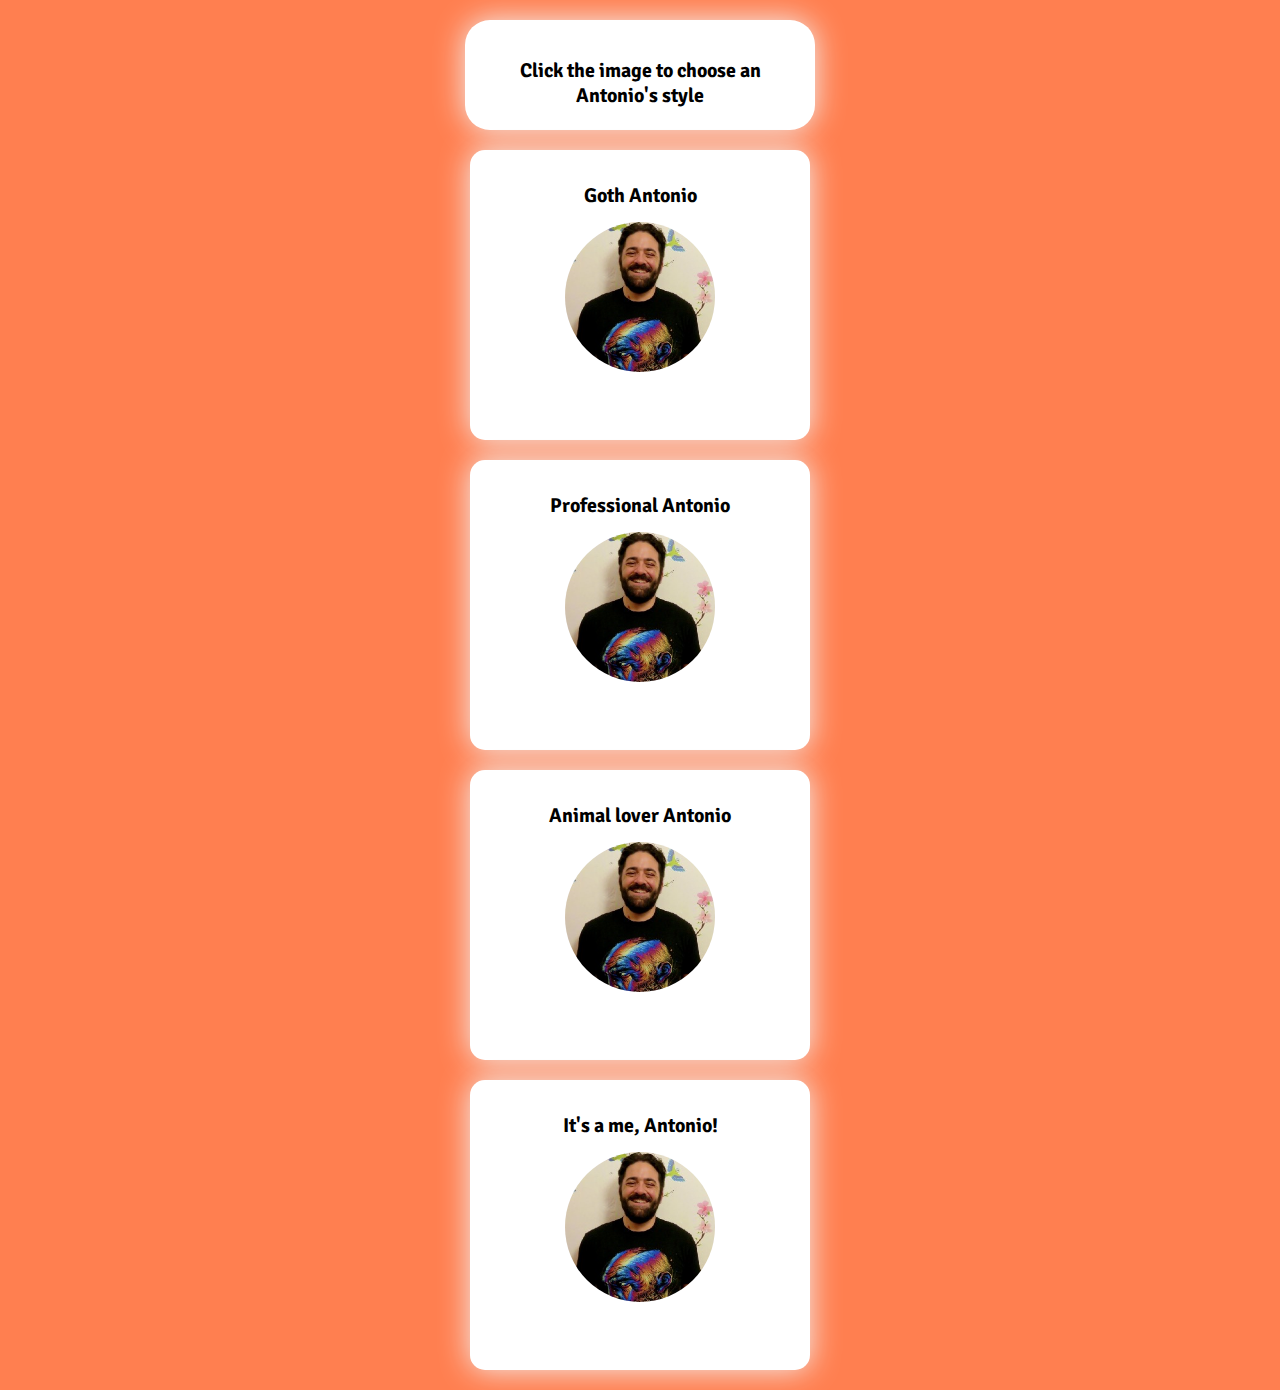
<file: index.html>
<!DOCTYPE html>
<html>
  <head>
    <title>Antonio's Profile</title>
    <meta charset="utf-8">
    <meta name="viewport" content="width=device-width, initial-scale=1">

    <link rel="stylesheet" href="style.css" >
    <link rel="stylesheet" href="https://use.fontawesome.com/releases/v5.6.3/css/all.css" integrity="sha384-UHRtZLI+pbxtHCWp1t77Bi1L4ZtiqrqD80Kn4Z8NTSRyMA2Fd33n5dQ8lWUE00s/" crossorigin="anonymous">
    <link rel="preconnect" href="https://fonts.googleapis.com"><link rel="preconnect" href="https://fonts.gstatic.com" crossorigin><link href="https://fonts.googleapis.com/css2?family=Kdam+Thmor+Pro&family=Signika+Negative:wght@300&display=swap" rel="stylesheet">
  </head>
  <body class="index-body">
    <div class="div-socials shadowed-white bkg-white border">
      <h1>Click the image to choose an <b>Antonio's style</b></h1>
    </div>
    <div class="head-div shadowed-white bkg-white border">
      <h1>Goth Antonio </h1>
      <a class="btn-none" href="goth.html" target="_self"> <img class="img-circle shadowed" src='images/main.jpg' onmouseover="this.src='images/goth.jpg';" onmouseout="this.src='images/main.jpg';" /></a>
     </div>

     <div class="head-div shadowed-white bkg-white border">
      <h1>Professional Antonio </h1>
      <a class="btn-none" href="professional.html" target="_self"> <img class="img-circle shadowed" src='images/main.jpg' onmouseover="this.src='images/professional.jpg';" onmouseout="this.src='images/main.jpg';" /></a>
    </div>

     <div class="head-div shadowed-white bkg-white border">
      <h1>Animal lover Antonio </h1>
      <a class="btn-none" href="animal.html" target="_self"> <img class="img-circle shadowed" src='images/main.jpg' onmouseover="this.src='images/animal.jpg';" onmouseout="this.src='images/main.jpg';" /></a>
    </div>

     <div class="head-div shadowed-white bkg-white border">
      <h1>It's a me, Antonio! </h1>
      <a class="btn-none" href="mario.html" target="_self"> <img class="img-circle shadowed" src='images/main.jpg' onmouseover="this.src='images/mario.jpg';" onmouseout="this.src='images/main.jpg';" /></a>
     </div>
  </body>
</html>
</file>
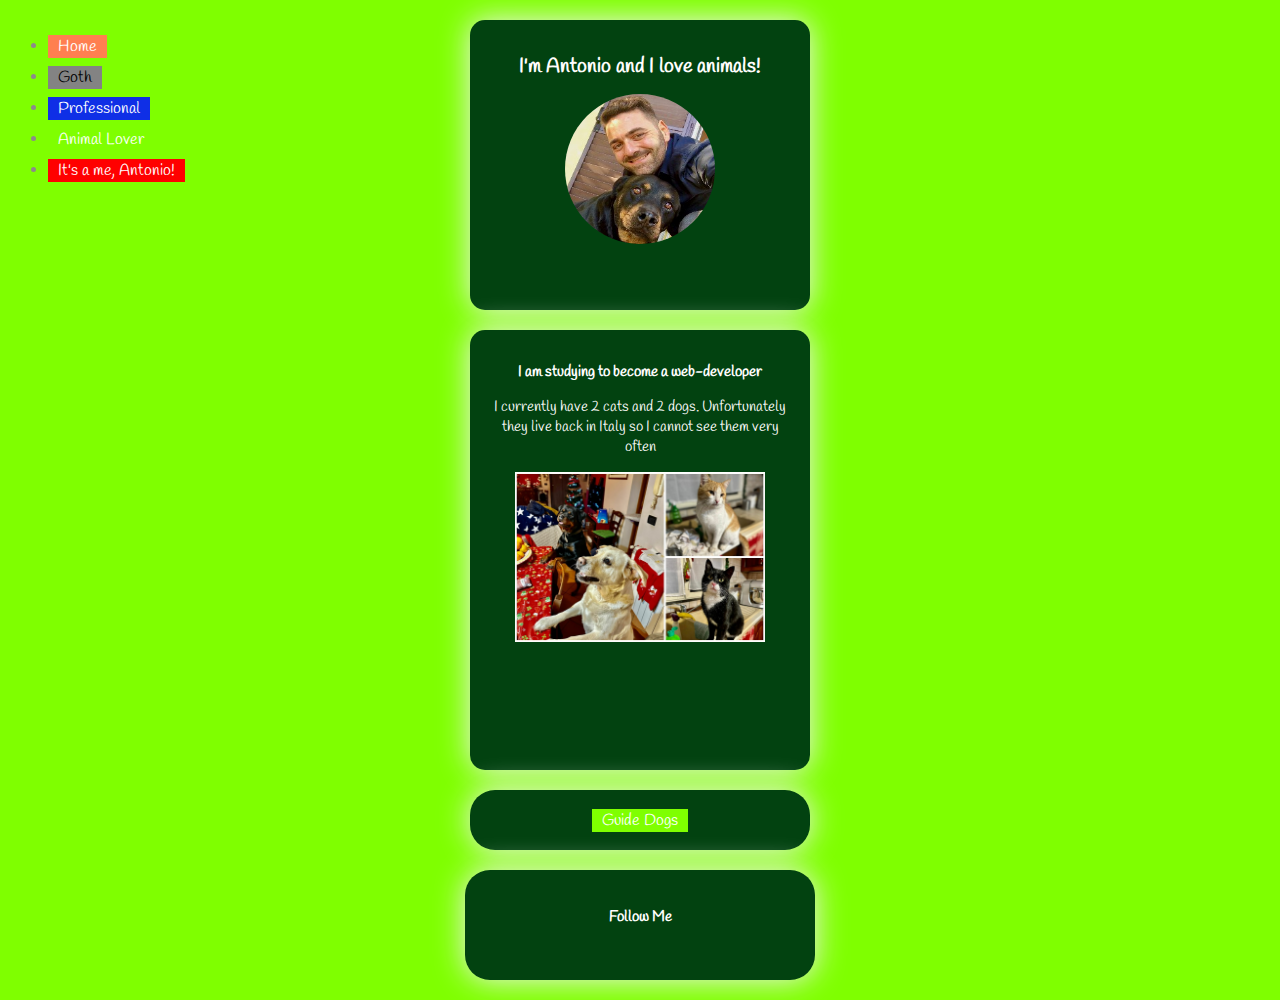
<file: animal.html>
<!DOCTYPE html>
<html>
  <head>
    <title>Animal Lover Antonio</title>
    <meta charset="utf-8">
    <meta name="viewport" content="width=device-width, initial-scale=1">

    <link rel="stylesheet" href="style.css" >
    <link rel="stylesheet" href="https://use.fontawesome.com/releases/v5.6.3/css/all.css" integrity="sha384-UHRtZLI+pbxtHCWp1t77Bi1L4ZtiqrqD80Kn4Z8NTSRyMA2Fd33n5dQ8lWUE00s/" crossorigin="anonymous">
    <link rel="preconnect" href="https://fonts.googleapis.com"><link rel="preconnect" href="https://fonts.gstatic.com" crossorigin><link href="https://fonts.googleapis.com/css2?family=Kdam+Thmor+Pro&family=Signika+Negative:wght@300&display=swap" rel="stylesheet">
  </head>
  <body class="animal-body">
    <div style="display:block; width:100%;">
      <div style="width:30%; float: left; display: inline-block;" class="font-white">
        <ul class="list-inline-grey">
          <li><a href="index.html" target="_self" class="btn-coral">Home</a></li>
          <li><a href="goth.html" target="_self" class="btn-grey">Goth</a></li>
          <li><a href="professional.html" target="_self" class="btn-blue">Professional</a></li>
          <li><a href="animal.html" target="_self" class="btn-chartreuse">Animal Lover</a></li>
          <li><a href="mario.html" target="_self" class="btn-red">It's a me, Antonio!</a></li>
      </ul>

      </div>
      <div style="width:70%; float: left; display: inline-block;">
         </div>
         <div class="head-div shadowed-white bkg-green border"><h1>I'm Antonio and I love animals!</h1>
          <img class="img-circle shadowed" src='images/animal.jpg'></div>

       <div class="div shadowed-white bkg-green border">
      <h2>I am studying to become a web-developer</h2>
       <p>I currently have 2 cats and 2 dogs. Unfortunately they live back in Italy so I cannot see them very often

        </p>
        <img class="img-rect shadowed" src='images/pets.jpg'>
     </div>

     <div class="div-link shadowed-white bkg-green border">
       <a href="https://www.guidedogs.com/" class="btn-chartreuse" target="_blank">Guide Dogs</a>
     </div>
     <div class="div-socials shadowed-white bkg-green border">
      <h2>Follow Me</h2>
      <ul class="list-inline">
        <li>
          <a class="a-green" href="https://github.com/antomos" target="_blank">
            <i class="fab fa-github-square"></i>
          </a>
        </li>
        <li>
          <a class="a-green" href="https://twitter.com/" target="_blank">
            <i class="fab fa-twitter-square"></i>
          </a>
        </li>
        <li>
          <a class="a-green" href="https://medium.com/" target="_blank">
            <i class="fab fa-medium"></i>
          </a>
        </li>
      </ul></div>
    </div>
  </body>
</html>
</file>
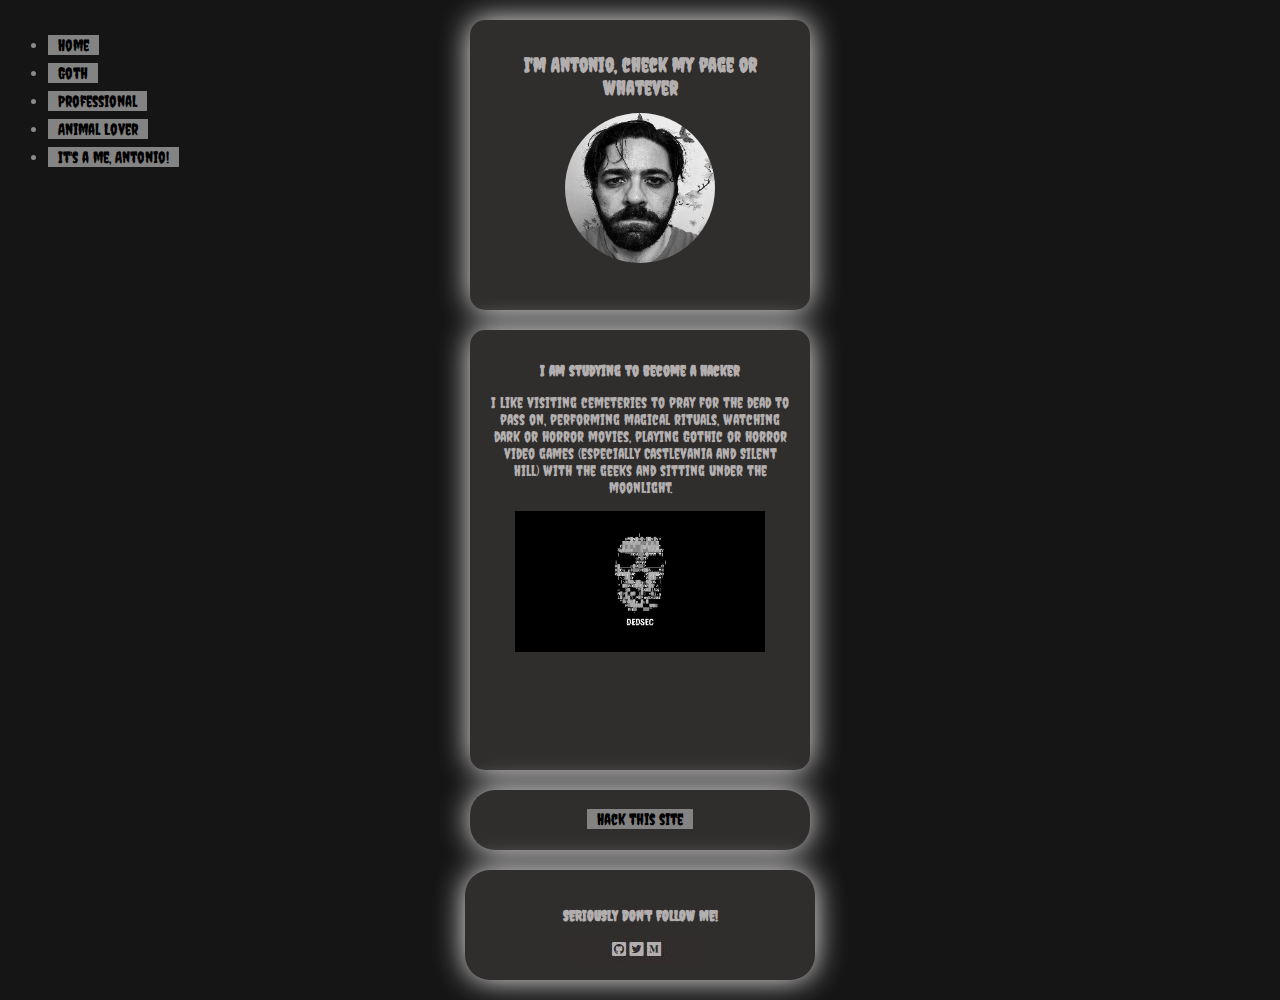
<file: goth.html>
<!DOCTYPE html>
<html>
  <head>
    <title>Goth Antonio</title>
    <meta charset="utf-8">
    <meta name="viewport" content="width=device-width, initial-scale=1">

    <link rel="stylesheet" href="style.css" >
    <link rel="stylesheet" href="https://use.fontawesome.com/releases/v5.6.3/css/all.css" integrity="sha384-UHRtZLI+pbxtHCWp1t77Bi1L4ZtiqrqD80Kn4Z8NTSRyMA2Fd33n5dQ8lWUE00s/" crossorigin="anonymous">
    <link rel="preconnect" href="https://fonts.googleapis.com"><link rel="preconnect" href="https://fonts.gstatic.com" crossorigin><link href="https://fonts.googleapis.com/css2?family=Kdam+Thmor+Pro&family=Signika+Negative:wght@300&display=swap" rel="stylesheet">
  </head>
  <body class="goth-body">
    <div style="display:block; width:100%;">
      <div style="width:30%; float: left; display: inline-block;" class="font-white">
        <ul class="list-inline-grey">
          <li><a href="index.html" target="_self" class="btn-grey">Home</a></li>
          <li><a href="goth.html" target="_self" class="btn-grey">Goth</a></li>
          <li><a href="professional.html" target="_self" class="btn-grey">Professional</a></li>
          <li><a href="animal.html" target="_self" class="btn-grey">Animal Lover</a></li>
          <li><a href="mario.html" target="_self" class="btn-grey">It's a me, Antonio!</a></li>
      </ul>

      </div>
      <div style="width:70%; float: left; display: inline-block;">
         </div>
         <div class="head-div shadowed-white bkg-grey border"><h1>I'm Antonio, check my page or whatever </h1>
          <img class="img-circle shadowed" src='images/goth.jpg'></div>

       <div class="div shadowed-white bkg-grey border">
      <h2>I am studying to become a hacker</h2>
       <p>I like visiting cemeteries to pray for the dead to pass on,
        performing magical rituals,
        watching dark or horror movies,
        playing Gothic or horror video games (especially Castlevania and Silent Hill) with the geeks and
        sitting under the moonlight.
        </p>
        <img class="img-rect shadowed" src='images/hack.jpg'>
     </div>
     <div class="div-link shadowed-white bkg-grey border">
       <a href="https://www.hackthissite.org/" class="btn-grey" target="_blank">Hack this site</a>
     </div>
     <div class="div-socials shadowed-white bkg-grey border">
       <h2>SERIOUSLY DON'T FOLLOW ME!</h2>
       <img src='images/goth-socials.JPG' onmouseover="this.src='images/goth-follow.JPG';" onmouseout="this.src='images/goth-socials.JPG';" />
     </div>
    </div>
  </body>
</html>
</file>
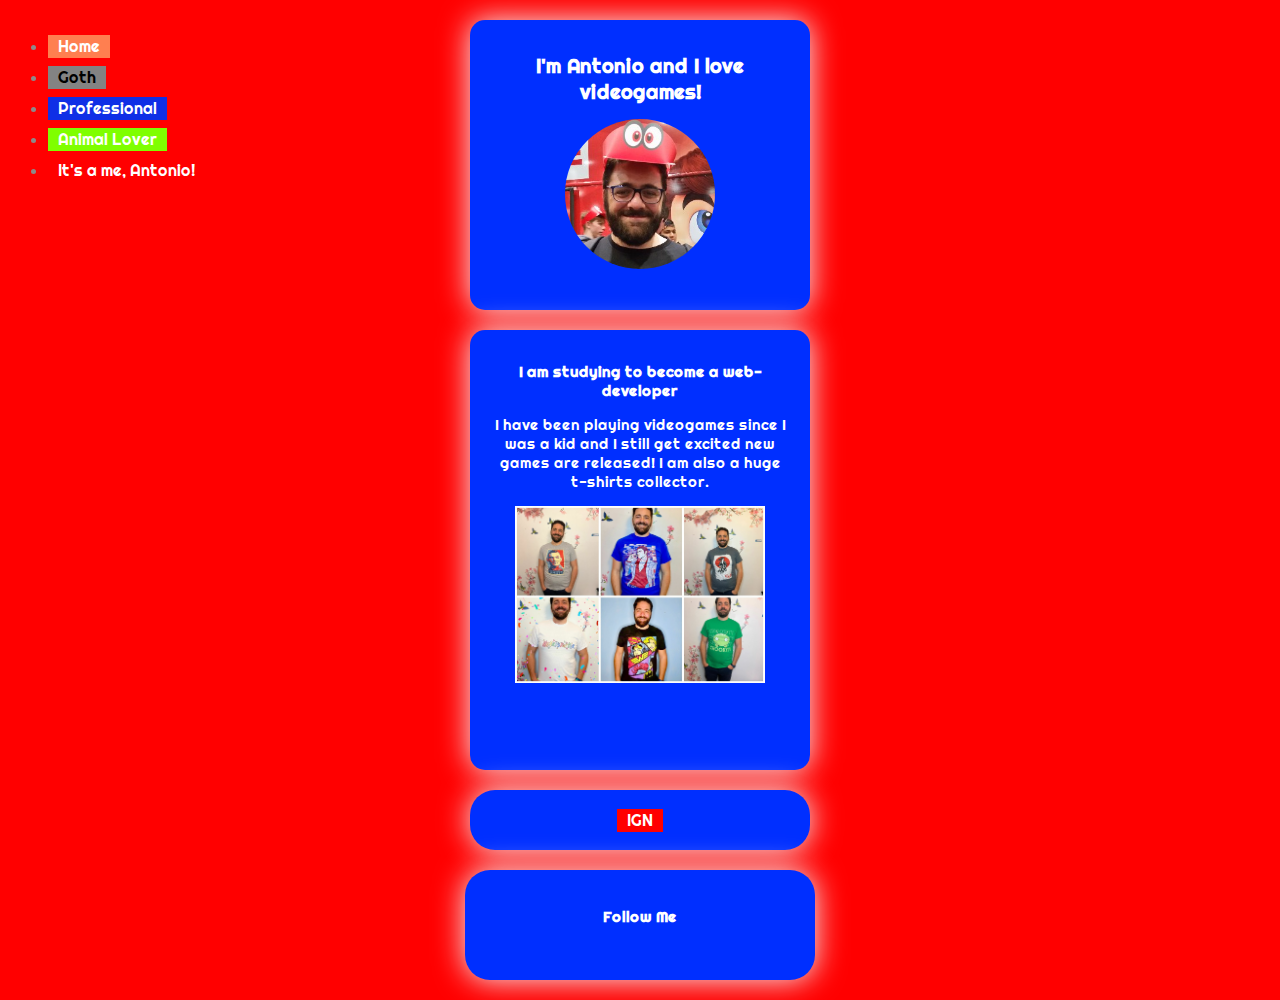
<file: mario.html>
<!DOCTYPE html>
<html>
  <head>
    <title>It's a me, Antonio!</title>
    <meta charset="utf-8">
    <meta name="viewport" content="width=device-width, initial-scale=1">

    <link rel="stylesheet" href="style.css" >
    <link rel="stylesheet" href="https://use.fontawesome.com/releases/v5.6.3/css/all.css" integrity="sha384-UHRtZLI+pbxtHCWp1t77Bi1L4ZtiqrqD80Kn4Z8NTSRyMA2Fd33n5dQ8lWUE00s/" crossorigin="anonymous">
    <link rel="preconnect" href="https://fonts.googleapis.com"><link rel="preconnect" href="https://fonts.gstatic.com" crossorigin><link href="https://fonts.googleapis.com/css2?family=Kdam+Thmor+Pro&family=Signika+Negative:wght@300&display=swap" rel="stylesheet">
  </head>
  <body class="mario-body">
    <div style="display:block; width:100%;">
      <div style="width:30%; float: left; display: inline-block;" class="font-white">
        <ul class="list-inline-grey">
          <li><a href="index.html" target="_self" class="btn-coral">Home</a></li>
          <li><a href="goth.html" target="_self" class="btn-grey">Goth</a></li>
          <li><a href="professional.html" target="_self" class="btn-blue">Professional</a></li>
          <li><a href="animal.html" target="_self" class="btn-chartreuse">Animal Lover</a></li>
          <li><a href="mario.html" target="_self" class="btn-red">It's a me, Antonio!</a></li>
      </ul>

      </div>
      <div style="width:70%; float: left; display: inline-block;">
         </div>
         <div class="head-div shadowed-white bkg-blue border"><h1>I'm Antonio and I love videogames!</h1>
          <img class="img-circle shadowed" src='images/mario.jpg'></div>

       <div class="div shadowed-white bkg-blue border">
      <h2>I am studying to become a web-developer</h2>
       <p>I have been playing videogames since I was a kid and I still get excited new games are released! I am also a huge t-shirts collector.
        </p>
        <img class="img-rect shadowed" src='images/tshirts.jpg'>
     </div>
     <div class="div-link shadowed-white bkg-blue border">
       <a href="https://www.ign.com/" class="btn-red" target="_blank">IGN</a>
     </div>
     <div class="div-socials shadowed-white bkg-blue border">
      <h2>Follow Me</h2>
      <ul class="list-inline">
        <li>
          <a class="a-red" href="https://github.com/antomos" target="_blank">
            <i class="fab fa-github-square"></i>
          </a>
        </li>
        <li>
          <a class="a-red" href="https://twitter.com/" target="_blank">
            <i class="fab fa-twitter-square"></i>
          </a>
        </li>
        <li>
          <a class="a-red" href="https://medium.com/" target="_blank">
            <i class="fab fa-medium"></i>
          </a>
        </li>
      </ul></div>
    </div>
  </body>
</html>
</file>
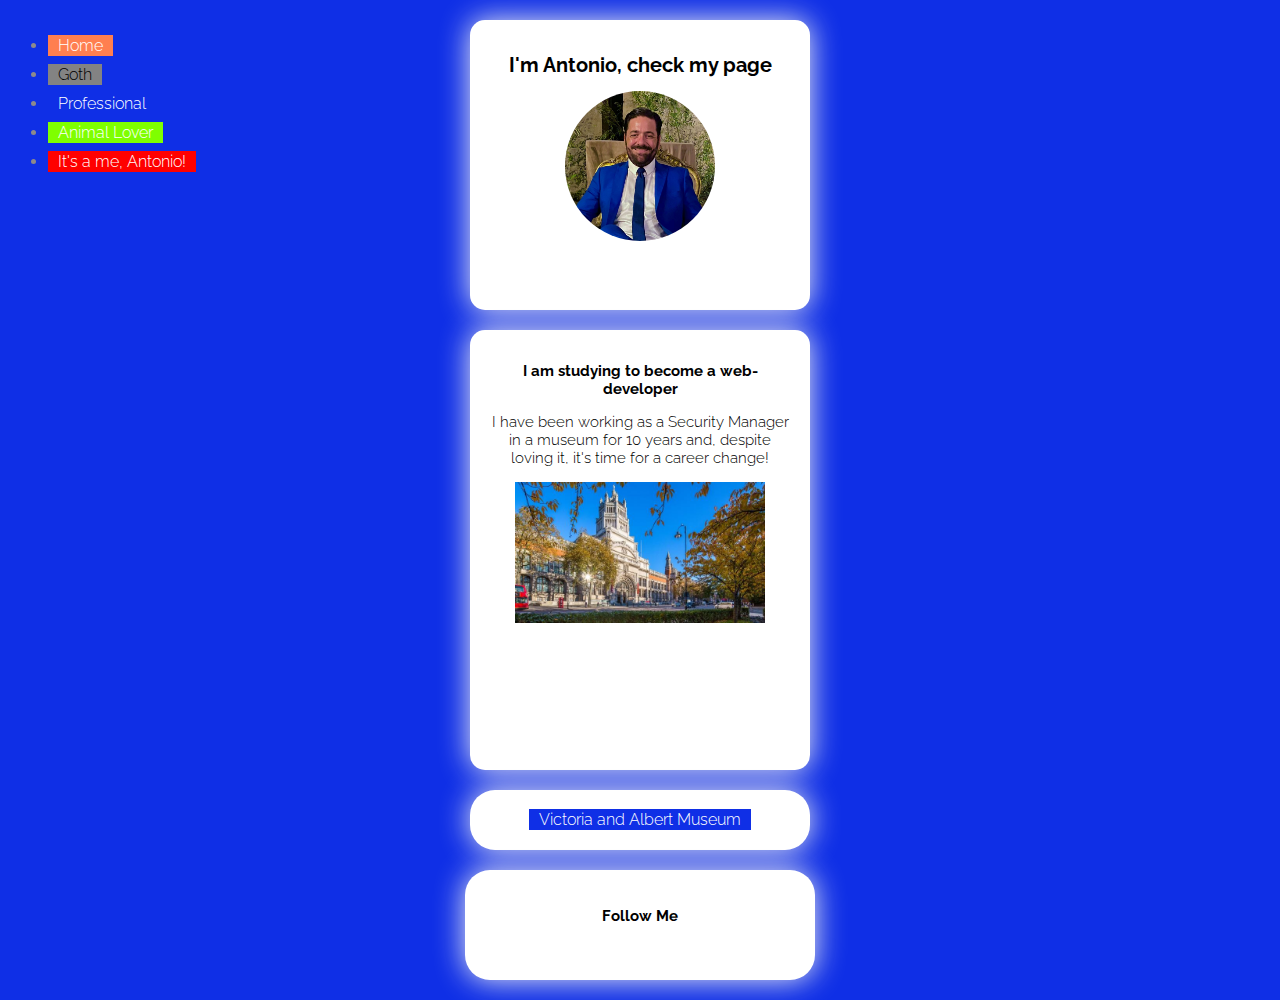
<file: professional.html>
<!DOCTYPE html>
<html>
  <head>
    <title>Professional Antonio</title>
    <meta charset="utf-8">
    <meta name="viewport" content="width=device-width, initial-scale=1">

    <link rel="stylesheet" href="style.css" >
    <link rel="stylesheet" href="https://use.fontawesome.com/releases/v5.6.3/css/all.css" integrity="sha384-UHRtZLI+pbxtHCWp1t77Bi1L4ZtiqrqD80Kn4Z8NTSRyMA2Fd33n5dQ8lWUE00s/" crossorigin="anonymous">
    <link rel="preconnect" href="https://fonts.googleapis.com"><link rel="preconnect" href="https://fonts.gstatic.com" crossorigin><link href="https://fonts.googleapis.com/css2?family=Kdam+Thmor+Pro&family=Signika+Negative:wght@300&display=swap" rel="stylesheet">
  </head>
  <body class="professional-body">
    <div style="display:block; width:100%;">
      <div style="width:30%; float: left; display: inline-block;" class="font-white">
        <ul class="list-inline-grey">
          <li><a href="index.html" target="_self" class="btn-coral">Home</a></li>
          <li><a href="goth.html" target="_self" class="btn-grey">Goth</a></li>
          <li><a href="professional.html" target="_self" class="btn-blue">Professional</a></li>
          <li><a href="animal.html" target="_self" class="btn-chartreuse">Animal Lover</a></li>
          <li><a href="mario.html" target="_self" class="btn-red">It's a me, Antonio!</a></li>
      </ul>

      </div>
      <div style="width:70%; float: left; display: inline-block;">
         </div>
         <div class="head-div shadowed-white bkg-white border"><h1>I'm Antonio, check my page</h1>
          <img class="img-circle shadowed" src='images/professional.jpg'></div>

       <div class="div shadowed-white bkg-white border">
      <h2>I am studying to become a web-developer</h2>
       <p>I have been working as a Security Manager in a museum for 10 years and, despite loving it, it's time for a career change!
        </p>
        <img class="img-rect shadowed" src='images/vam.jpg'>
     </div>
     <div class="div-link shadowed-white bkg-white border">
       <a href="https://www.vam.ac.uk/" class="btn-blue" target="_blank">Victoria and Albert Museum</a>
     </div>
     <div class="div-socials shadowed-white bkg-white border">
      <h2>Follow Me</h2>
      <ul class="list-inline">
        <li>
          <a class="a-blue" href="https://github.com/antomos" target="_blank">
            <i class="fab fa-github-square"></i>
          </a>
        </li>
        <li>
          <a class="a-blue" href="https://twitter.com/" target="_blank">
            <i class="fab fa-twitter-square"></i>
          </a>
        </li>
        <li>
          <a class="a-blue" href="https://medium.com/" target="_blank">
            <i class="fab fa-medium"></i>
          </a>
        </li>
      </ul></div>
    </div>
  </body>
</html>
</file>
<file: style.css>
@import url(components/div.css);
@import url(components/button.css);
@import url(components/font.css);
@import url(components/body.css);



.img-rect{

  width: 250px;

}
.img-circle{
  height: 150px;
  width: 150px;
  border-radius: 50%;
}

.shadowed-white{
  box-shadow: 0px 0px 30px rgb(243, 242, 242);
}
.shadowed-red{
  box-shadow: 0px 0px 30px rgb(83, 1, 33);
}

.borded{
  border: 1px solid rgb(180, 75, 75);
}

.a-grey {
  color: rgb(179, 175, 175);
  text-decoration: none;
}
.a-blue {
  color: rgb(15, 47, 230);
  text-decoration: none;
}
.a-green {
  color: chartreuse;
  text-decoration: none;
}
.a-red {
  color: rgb(180, 75, 75);
  text-decoration: none;
}






h1 {
 font-size: 20px;
}
h2 {
 font-size: 15px;
}
p {
 font-size: 15px;
}



.list-inline-grey{
  color: rgb(141, 138, 139);

}
li{
  margin: 10px 0;
}
.list-inline{
  padding: 0;

}

.list-inline li{
  display:inline;

}



@media (max-width: 960px) {
  /* For a screen < 960px, this CSS will be read */
  .container {
    width: 700px;
  }
}

@media (max-width: 720px) {
  /* For a screen < 720px, this CSS will be read */
  .container {
    width: 500px;
  }
}

@media (max-width: 540px) {
  /* For a screen < 540px, this CSS will be read */
  .container {
    width: 300px;
  }
}


.left {
  width: 20%;
  float: left;
}

.bkg-white{
background: white;
}
.bkg-grey{
background: rgb(48, 45, 45);
}
.bkg-green{
background: rgb(2, 66, 16);
}
.bkg-blue{
background: rgb(0, 47, 255);
}
</file>
